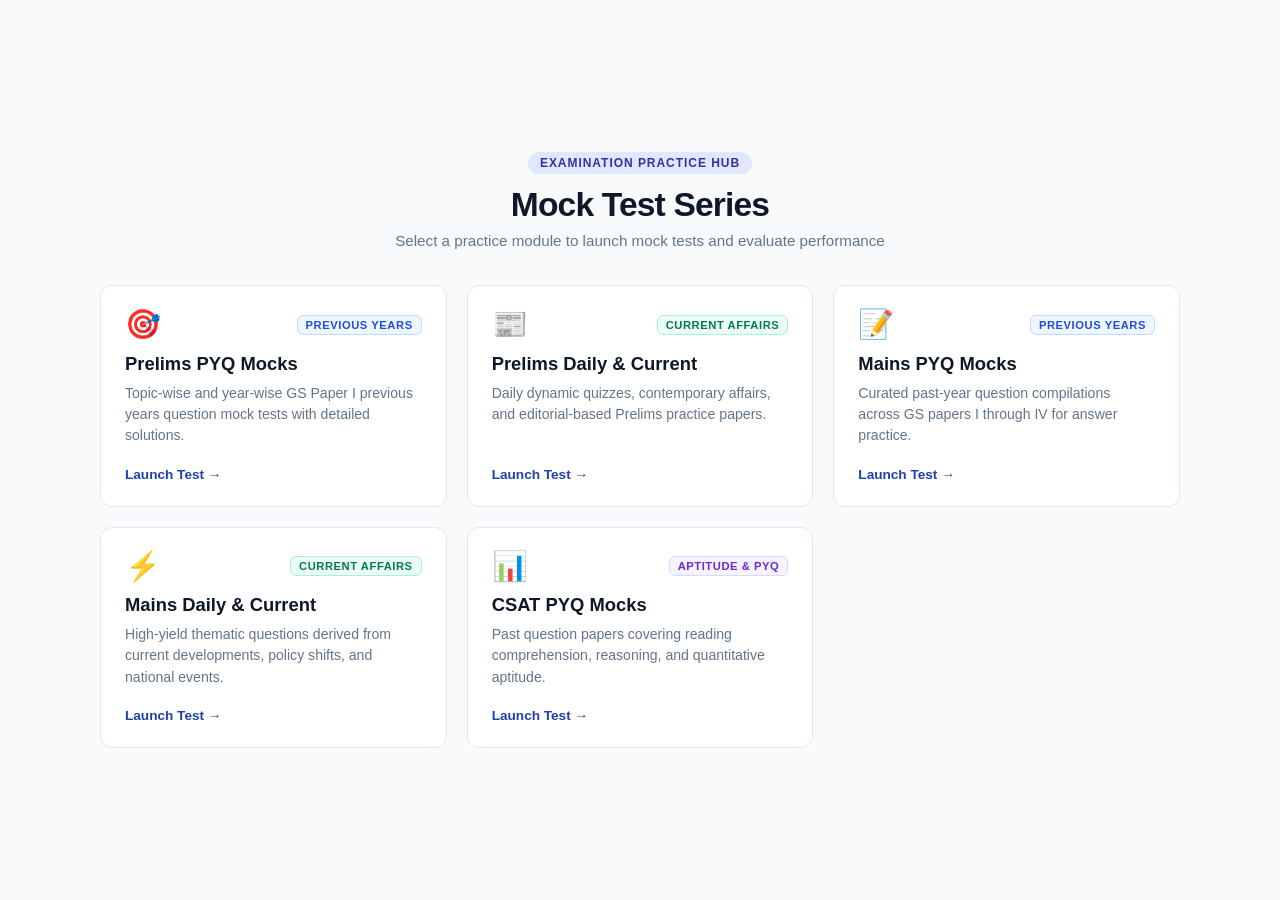
<file: index.html>
<!DOCTYPE html>
<html lang="en">
<head>
  <meta charset="UTF-8">
  <meta name="viewport" content="width=device-width, initial-scale=1.0">
  <title>Mock Test Portal | Civil Services Examination</title>
  <link rel="stylesheet" href="style.css">
</head>
<body>
  <div class="portal-container">
    <header class="portal-header">
      <div class="header-badge">Examination Practice Hub</div>
      <h1>Mock Test Series</h1>
      <p>Select a practice module to launch mock tests and evaluate performance</p>
    </header>

    <div class="portal-grid">
      <!-- Prelims PYQ -->
      <a href="./prelimspyq/" class="portal-card">
        <div class="card-header">
          <span class="card-icon">🎯</span>
          <span class="badge badge-pyq">Previous Years</span>
        </div>
        <h2>Prelims PYQ Mocks</h2>
        <p>Topic-wise and year-wise GS Paper I previous years question mock tests with detailed solutions.</p>
        <span class="card-link">Launch Test &rarr;</span>
      </a>

      <!-- Prelims DND -->
      <a href="./prelimsdnd/" class="portal-card">
        <div class="card-header">
          <span class="card-icon">📰</span>
          <span class="badge badge-dnd">Current Affairs</span>
        </div>
        <h2>Prelims Daily & Current</h2>
        <p>Daily dynamic quizzes, contemporary affairs, and editorial-based Prelims practice papers.</p>
        <span class="card-link">Launch Test &rarr;</span>
      </a>

      <!-- Mains PYQ -->
      <a href="./mainspyq/" class="portal-card">
        <div class="card-header">
          <span class="card-icon">📝</span>
          <span class="badge badge-pyq">Previous Years</span>
        </div>
        <h2>Mains PYQ Mocks</h2>
        <p>Curated past-year question compilations across GS papers I through IV for answer practice.</p>
        <span class="card-link">Launch Test &rarr;</span>
      </a>

      <!-- Mains DND -->
      <a href="./mainsdnd/" class="portal-card">
        <div class="card-header">
          <span class="card-icon">⚡</span>
          <span class="badge badge-dnd">Current Affairs</span>
        </div>
        <h2>Mains Daily & Current</h2>
        <p>High-yield thematic questions derived from current developments, policy shifts, and national events.</p>
        <span class="card-link">Launch Test &rarr;</span>
      </a>

      <!-- CSAT PYQ -->
      <a href="./csatpyq/" class="portal-card">
        <div class="card-header">
          <span class="card-icon">📊</span>
          <span class="badge badge-csat">Aptitude & PYQ</span>
        </div>
        <h2>CSAT PYQ Mocks</h2>
        <p>Past question papers covering reading comprehension, reasoning, and quantitative aptitude.</p>
        <span class="card-link">Launch Test &rarr;</span>
      </a>
    </div>
  </div>
</body>
</html>
</file>
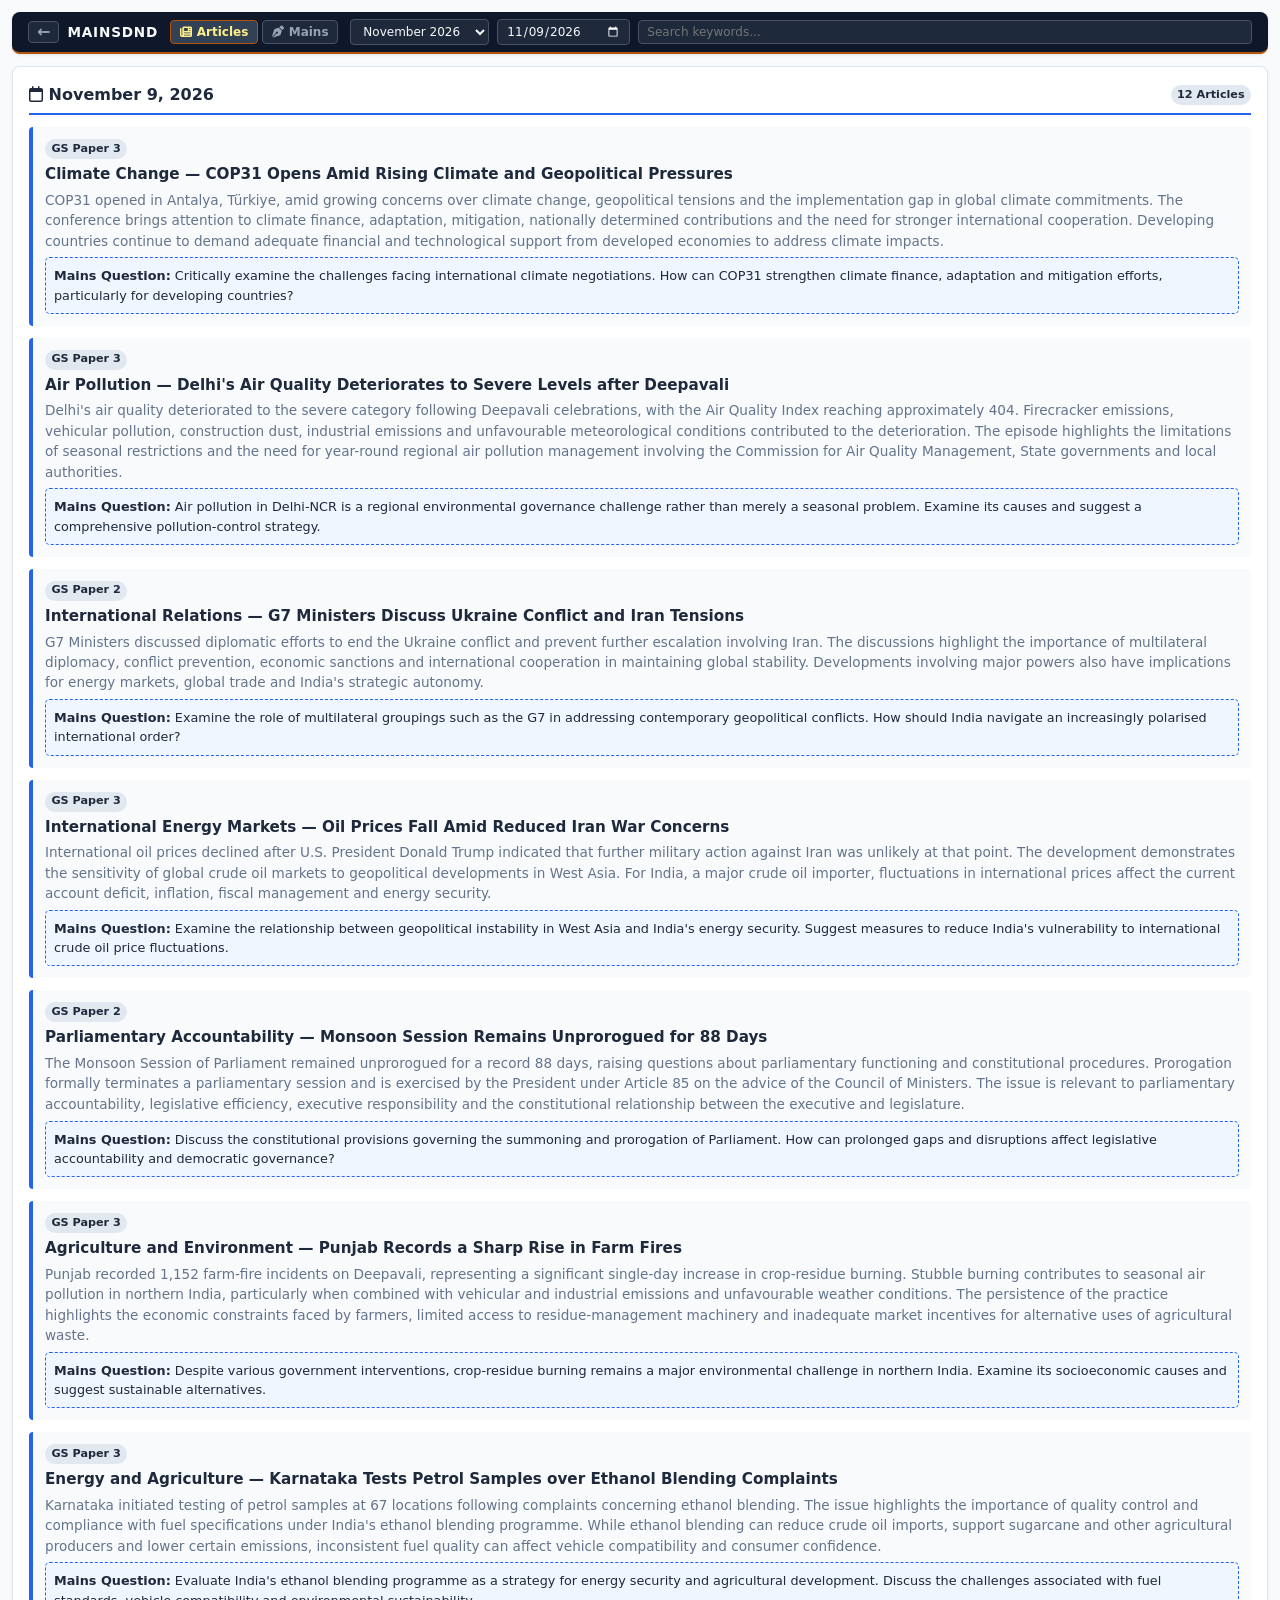
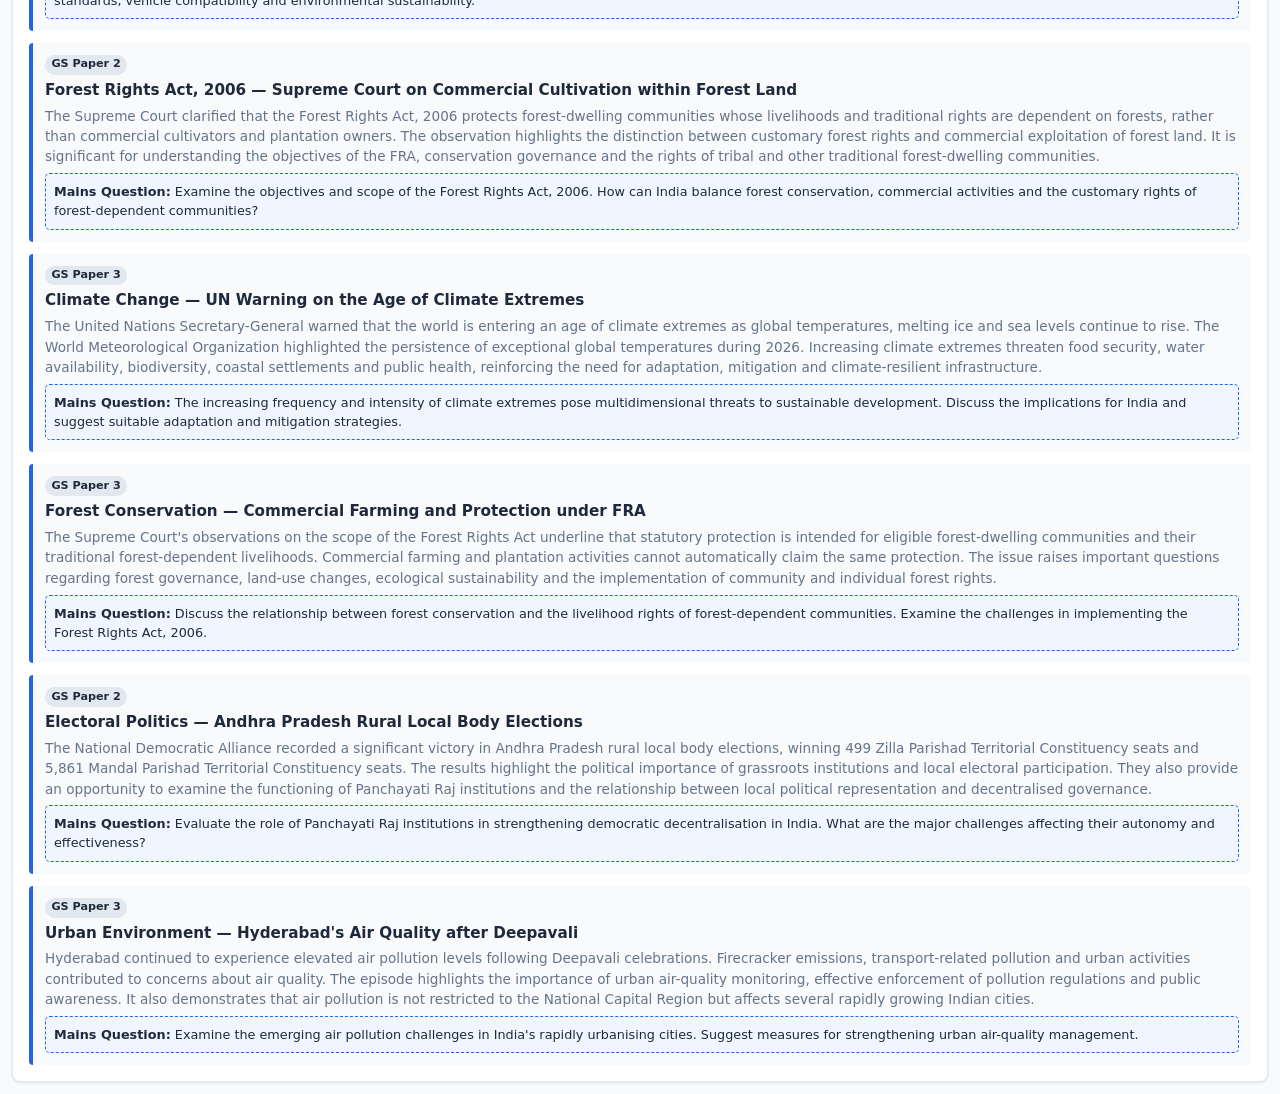
<file: mainsdnd/index.html>
<!DOCTYPE html>
<html lang="en">
<head>
    <meta charset="UTF-8">
    <meta name="viewport" content="width=device-width, initial-scale=1.0">
    <title>mainsdnd</title>
    <link rel="stylesheet" href="style.css">
    <link rel="stylesheet" href="https://cdnjs.cloudflare.com/ajax/libs/font-awesome/6.4.0/css/all.min.css">
</head>
<body>
    <div class="app-container">
        <!-- Single Inline Top Bar -->
        <header class="top-bar">
            <div class="topbar-left">
                <a href="../" class="back-link" title="Return to Portal">&larr;</a>
                <h3 class="app-title">mainsdnd</h3>
            </div>
            
            <div class="view-switcher">
                <button class="tab-btn active" data-view="articles"><i class="fa-solid fa-newspaper"></i> Articles</button>
                <button class="tab-btn" data-view="mains"><i class="fa-solid fa-pen-nib"></i> Mains</button>
            </div>

            <div class="topbar-center">
                <select id="month-select" class="compact-input" title="Select Month">
                    <option value="">Loading months...</option>
                </select>

                <input type="date" id="date-input" class="compact-input date-picker" title="Filter by Specific Date">

                <input type="text" id="search-input" placeholder="Search keywords..." class="compact-input search-box">
            </div>
        </header>

        <!-- Content Area -->
        <section class="content-area">
            <div id="articles-container" class="feed-container">
                <div class="card loading-text">Loading current affairs data...</div>
            </div>

            <div id="mains-container" class="feed-container hidden"></div>
        </section>
    </div>

    <script src="app.js"></script>
</body>
</html>
</file>
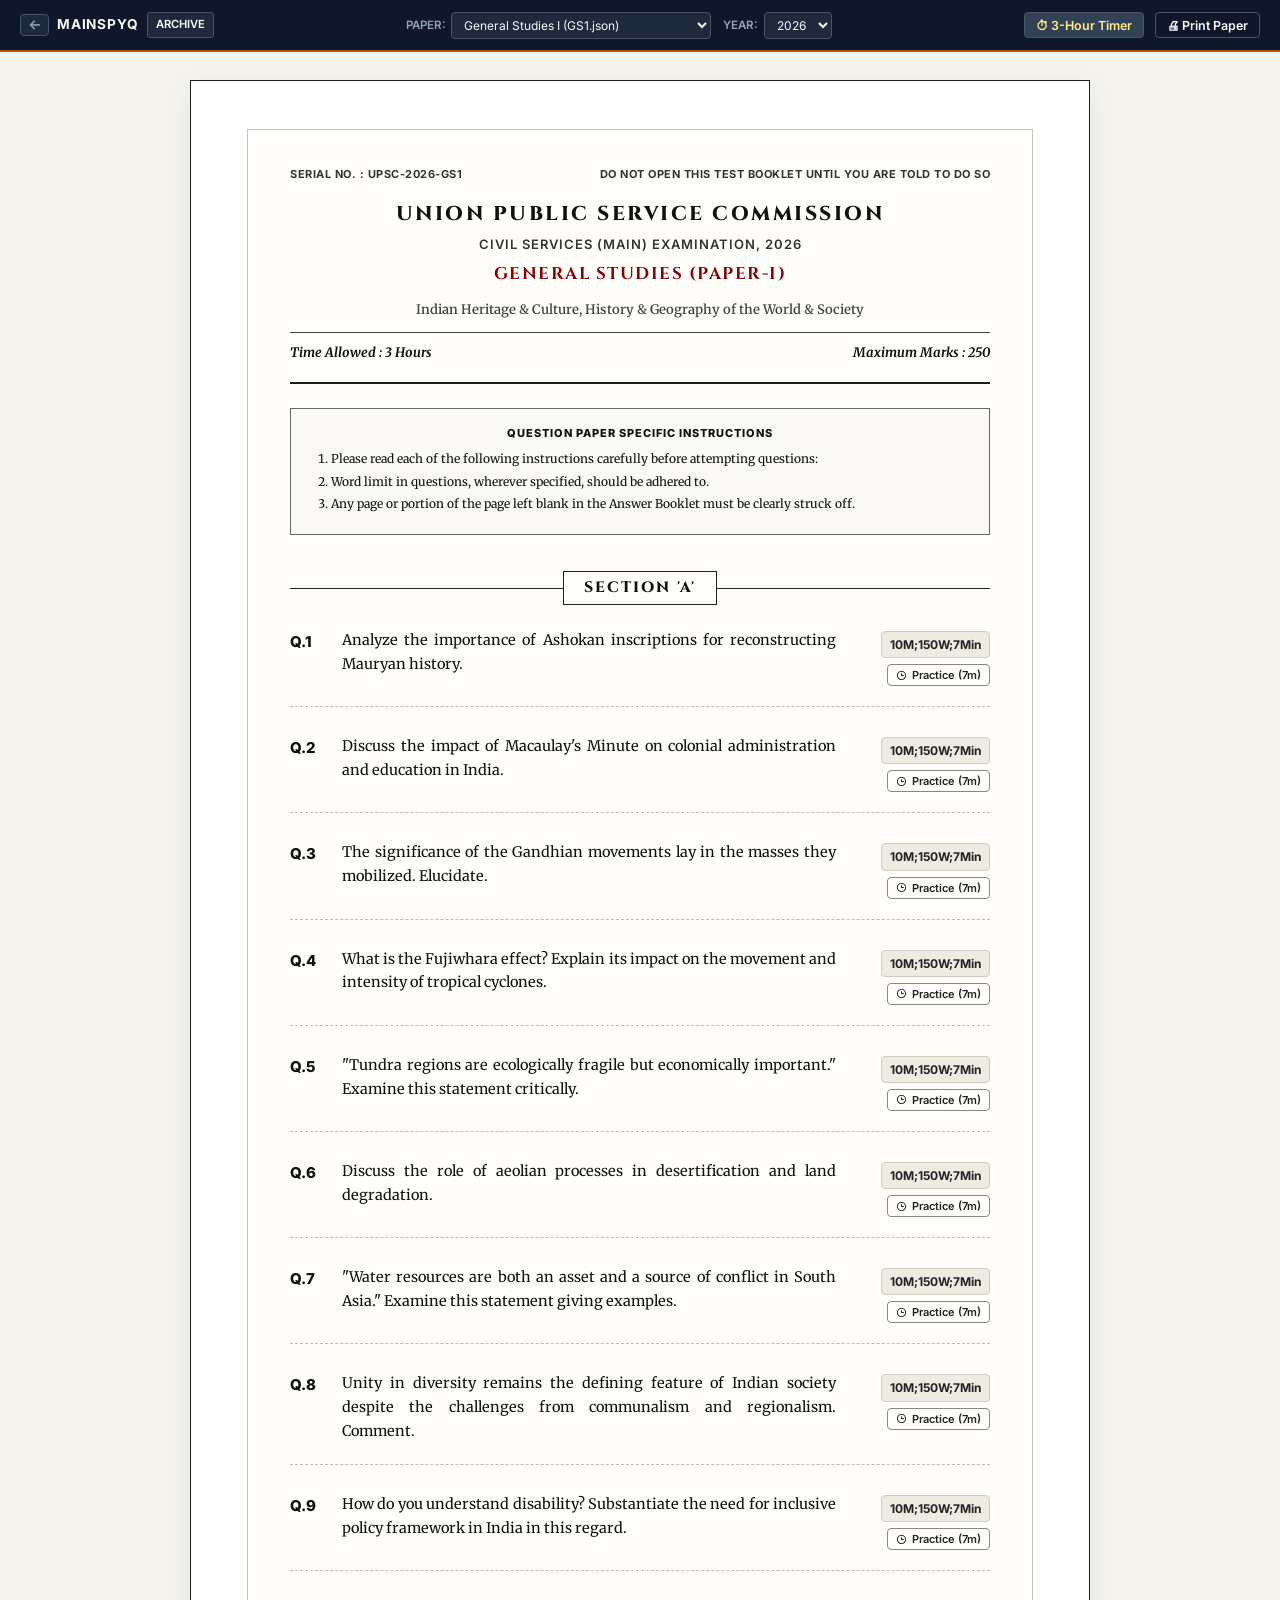
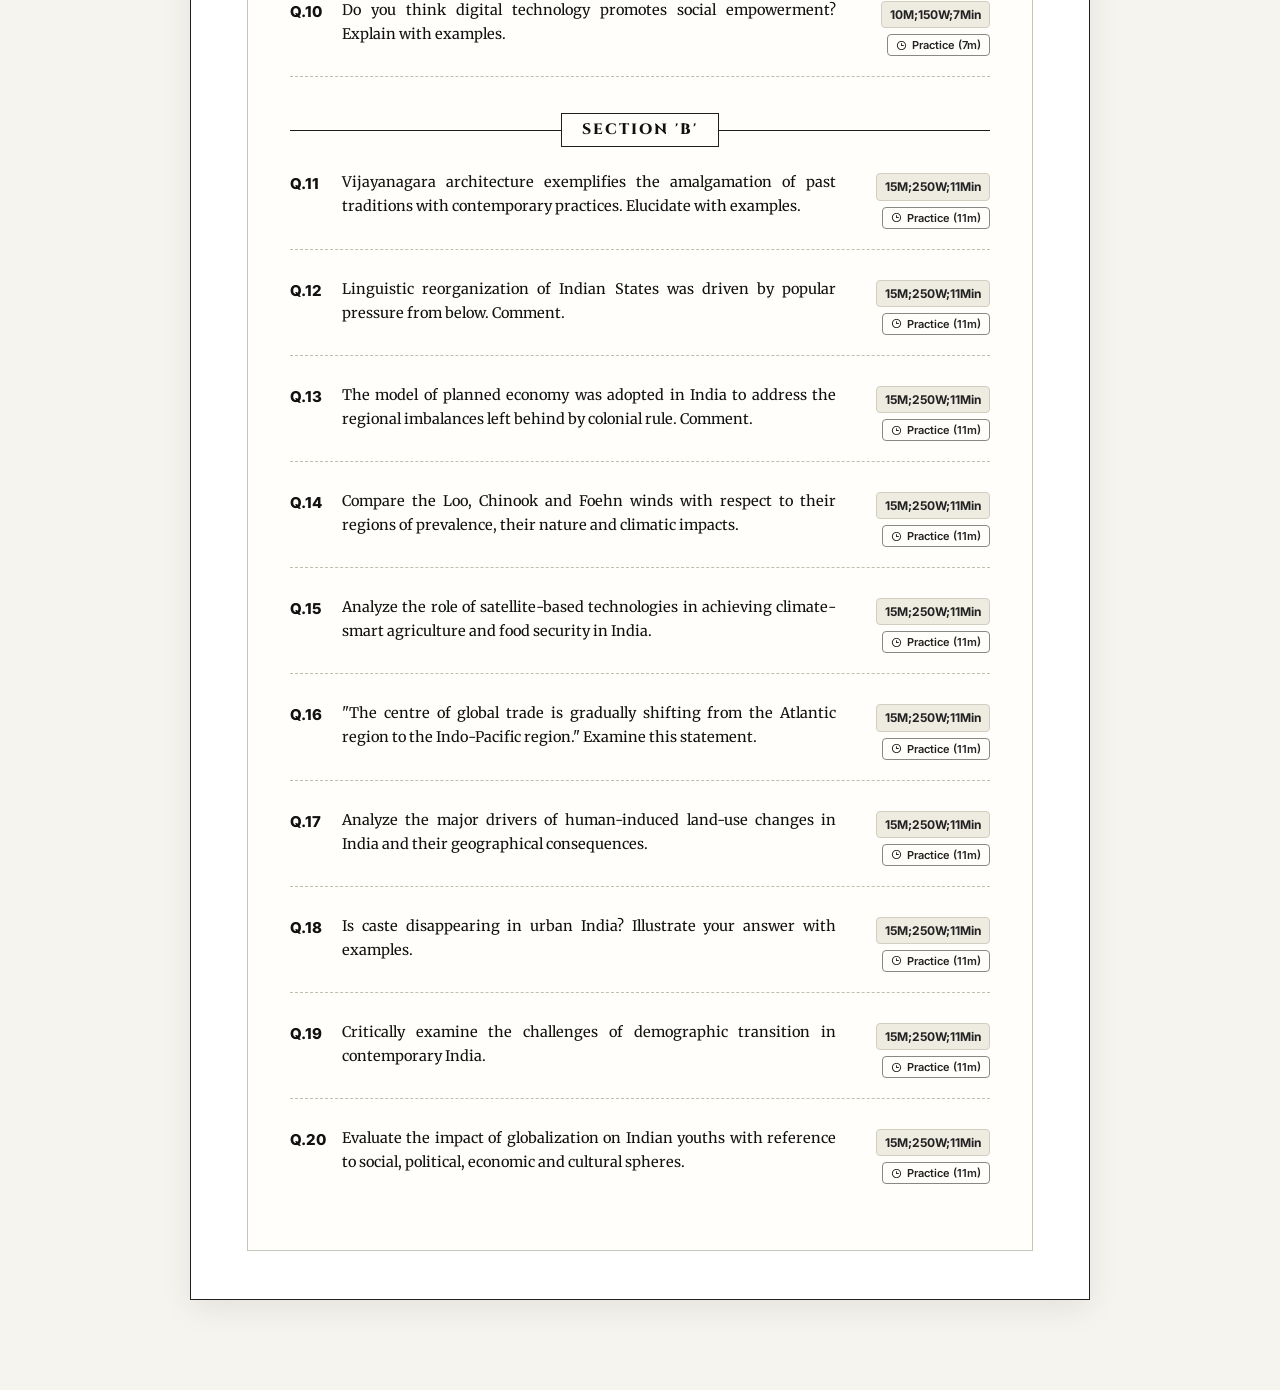
<file: mainspyq/index.html>
<!DOCTYPE html>
<html lang="en">
<head>
  <meta charset="UTF-8">
  <meta name="viewport" content="width=device-width, initial-scale=1.0">
  <title>mainspyq</title>
  <link rel="stylesheet" href="style.css">
  <link rel="preconnect" href="https://fonts.googleapis.com">
  <link rel="preconnect" href="https://fonts.gstatic.com" crossorigin>
  <link href="https://fonts.googleapis.com/css2?family=Cinzel:wght@600;700;800&family=Merriweather:ital,wght@0,300;0,400;0,700;1,300&family=Playfair+Display:ital,wght@0,600;0,700;1,400&family=Inter:wght@400;500;600;700&display=swap" rel="stylesheet">
</head>
<body>

  <!-- STICKY TOPBAR -->
  <header class="app-topbar">
    <div class="topbar-left">
      <a href="../" class="back-link" title="Return to Portal">&larr;</a>
      <span class="compact-brand">mainspyq</span>
      <span class="badge badge-accent">ARCHIVE</span>
    </div>

    <!-- Center Inline Controls -->
    <div class="topbar-center">
      <!-- Dynamic Paper Filter -->
      <div class="filter-item">
        <label for="paperSelector">Paper:</label>
        <select id="paperSelector" class="compact-input" aria-label="Select Examination Paper">
          <option value="">Detecting papers...</option>
        </select>
      </div>

      <!-- Dynamic Year Filter -->
      <div class="filter-item">
        <label for="yearSelector">Year:</label>
        <select id="yearSelector" class="compact-input" aria-label="Select Examination Year">
          <option value="">Loading Years...</option>
        </select>
      </div>
    </div>

    <!-- Right Controls -->
    <div class="topbar-right">
      <button id="fullMockTimerBtn" class="btn btn-timer-action" title="Start 3-Hour Exam Timer">
        ⏱ 3-Hour Timer
      </button>
      <button id="printBtn" class="btn btn-outline" title="Print or save as PDF">
        🖨 Print Paper
      </button>
    </div>
  </header>

  <!-- QUESTION PAPER CANVAS -->
  <main class="paper-wrapper">
    <div class="paper-inner-frame" id="paperCanvas">
      <div class="state-message">
        <div class="state-spinner"></div>
        <p>Initializing Question Paper Archive...</p>
      </div>
    </div>
  </main>

  <!-- FLOATING ANSWER PRACTICE STOPWATCH -->
  <aside id="stopwatchWidget" class="floating-stopwatch minimized" aria-live="polite">
    <div class="timer-top-row">
      <span id="timerContextLabel" class="timer-context">Question Practice</span>
      <button id="timerCloseBtn" class="timer-close-btn" title="Hide Timer">&times;</button>
    </div>
    <div id="timerDisplay" class="timer-display">00:00</div>
    <div class="timer-controls-row">
      <button id="timerToggleBtn" class="timer-btn timer-btn-primary">Start</button>
      <button id="timerResetBtn" class="timer-btn timer-btn-secondary">Reset</button>
    </div>
  </aside>

  <script src="app.js"></script>
</body>
</html>
</file>
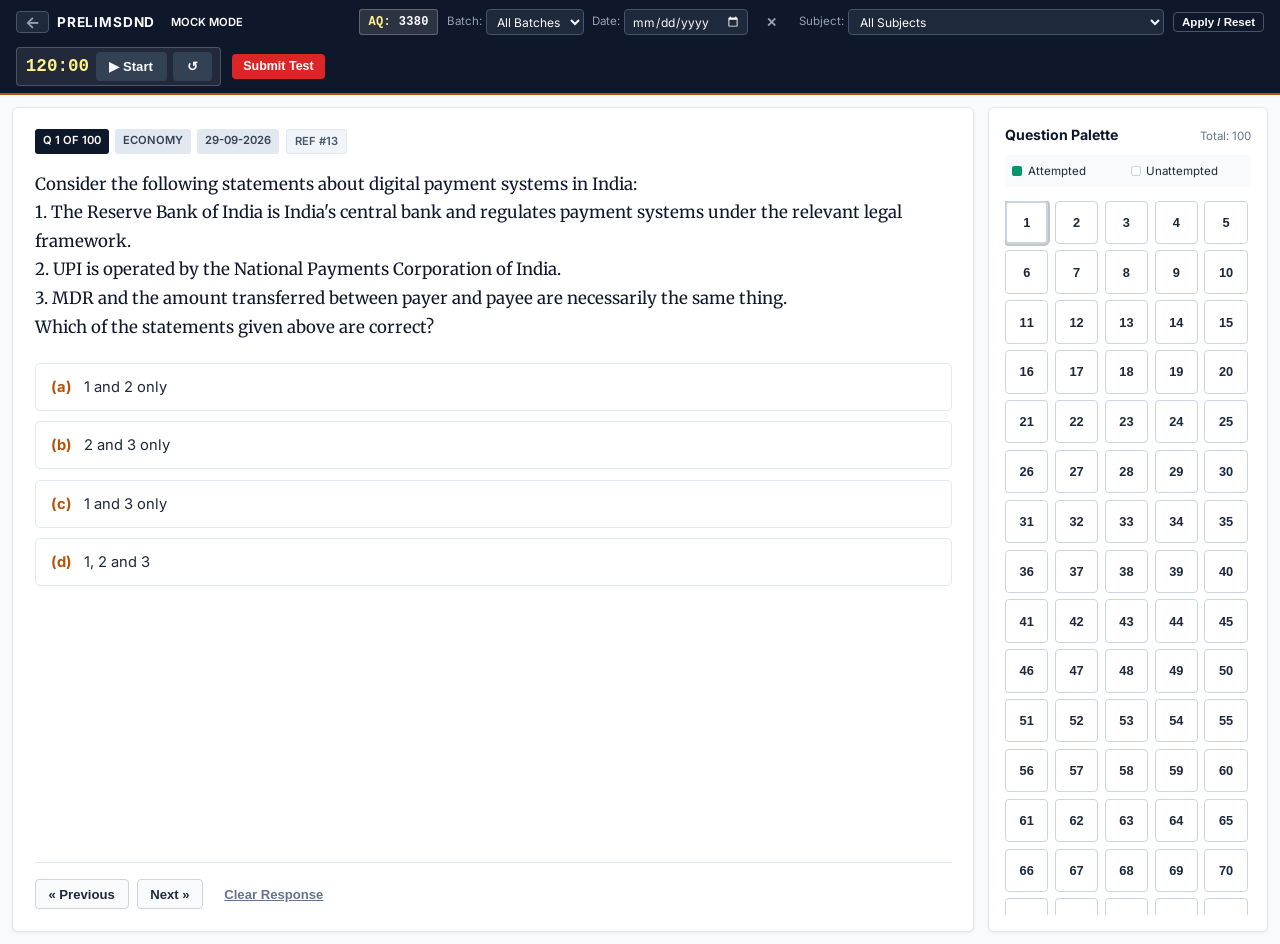
<file: prelimsdnd/index.html>
<!DOCTYPE html>
<html lang="en">
<head>
  <meta charset="UTF-8" />
  <meta name="viewport" content="width=device-width, initial-scale=1.0" />
  <title>prelimsdnd</title>
  <link rel="stylesheet" href="style.css" />
  <link rel="preconnect" href="https://fonts.googleapis.com">
  <link rel="preconnect" href="https://fonts.gstatic.com" crossorigin>
  <link href="https://fonts.googleapis.com/css2?family=Inter:wght@400;500;600;700&family=Merriweather:ital,wght@0,300;0,400;0,700;1,300&display=swap" rel="stylesheet">
</head>
<body>

  <!-- Minimal Top Toolbar -->
  <header class="app-topbar">
    <div class="topbar-left">
      <a href="../" class="back-link" title="Return to Portal">&larr;</a>
      <span class="compact-brand">prelimsdnd</span>
      <span id="mode-badge" class="badge badge-accent">MOCK MODE</span>
    </div>

    <div class="topbar-center">
      <!-- Total Available Questions Badge -->
      <div class="filter-item">
        <span class="badge badge-aq" title="Total Available Questions in Pool">AQ: <span id="badge-total-pool">0</span></span>
      </div>

      <div class="filter-item">
        <label for="filter-month">Batch:</label>
        <select id="filter-month" class="compact-input">
          <option value="loading">Loading...</option>
        </select>
      </div>

      <!-- Date Picker Filter -->
      <div class="filter-item">
        <label for="filter-date">Date:</label>
        <input type="date" id="filter-date" class="compact-input date-picker" />
        <button id="btn-clear-date" class="btn btn-icon" title="Clear Date Filter">✕</button>
      </div>

      <div class="filter-item">
        <label for="filter-subject">Subject:</label>
        <select id="filter-subject" class="compact-input">
          <option value="all">All</option>
        </select>
      </div>

      <button id="btn-restart" class="btn btn-xs btn-outline">Apply / Reset</button>
    </div>

    <div class="topbar-right">
      <div id="timer-box" class="timer-box">
        <span id="timer-display" class="timer-digits">00:00</span>
        <button id="btn-timer-toggle" class="btn btn-timer" title="Start / Pause Timer">▶ Start</button>
        <button id="btn-timer-reset" class="btn btn-timer" title="Reset Timer">↺</button>
      </div>
      <button id="btn-submit-exam" class="btn btn-sm btn-danger">Submit Test</button>
    </div>
  </header>

  <!-- Main View Area -->
  <main id="main-layout" class="test-layout layout-single">
    
    <!-- Left Column: Source Passage (Hidden during Mock, visible during Review) -->
    <section id="passage-container" class="passage-container hidden">
      <div class="passage-header">
        <span class="passage-title">Context & Source Passage</span>
      </div>
      <div id="passage-content" class="passage-content">
        <!-- Injected via app.js -->
      </div>
    </section>

    <!-- Center Column: Question & Options -->
    <section class="question-container">
      <div class="meta-tag-bar">
        <span id="badge-qno" class="badge badge-accent">Q 1</span>
        <span id="badge-subject" class="badge">Subject</span>
        <span id="badge-date" class="badge">Date</span>
        <span id="badge-orig-qno" class="badge badge-ref">Ref #1</span>
      </div>

      <div class="question-body">
        <p id="question-text" class="question-text">Loading test questions...</p>
      </div>

      <div id="options-container" class="options-container">
        <!-- Rendered via app.js -->
      </div>

      <footer class="action-bar">
        <div class="action-left">
          <button id="btn-prev" class="btn btn-default">« Previous</button>
          <button id="btn-next" class="btn btn-default">Next »</button>
          <button id="btn-clear" class="btn btn-link">Clear Response</button>
        </div>
      </footer>
    </section>

    <!-- Right Column: Question Palette -->
    <aside class="palette-container">
      <div class="palette-header">
        <h3>Question Palette</h3>
        <p id="palette-stats" class="palette-stats">Total: 0</p>
      </div>

      <div id="legend-box" class="legend-grid">
        <!-- Rendered dynamically via app.js -->
      </div>

      <div id="palette-grid" class="palette-grid">
        <!-- Buttons rendered via app.js -->
      </div>
    </aside>

  </main>

  <!-- Scorecard Result Modal -->
  <div id="scorecard-modal" class="modal-backdrop hidden">
    <div class="modal-card">
      <div class="modal-header">
        <h2>UPSC Prelims Mock Result</h2>
        <button class="modal-close" id="btn-close-scorecard">✕</button>
      </div>
      <div class="modal-content">
        <div class="score-summary-grid">
          <div class="score-metric">
            <span class="metric-title">Scaled Marks</span>
            <span id="res-total-marks" class="metric-value font-highlight">0.00</span>
            <span class="metric-caption">Out of 200</span>
          </div>
          <div class="score-metric">
            <span class="metric-title">Accuracy</span>
            <span id="res-accuracy" class="metric-value">0%</span>
            <span class="metric-caption">Precision</span>
          </div>
          <div class="score-metric">
            <span class="metric-title">Net Raw Score</span>
            <span id="res-raw-score" class="metric-value">0.00</span>
            <span class="metric-caption">+2.00 / -0.66</span>
          </div>
        </div>

        <table class="table-breakdown">
          <tbody>
            <tr><td>Total Questions</td><td id="res-total-q" class="text-right">0</td></tr>
            <tr><td>Attempted</td><td id="res-attempted" class="text-right">0</td></tr>
            <tr class="text-success"><td>Correct (+2.00)</td><td id="res-correct" class="text-right">0</td></tr>
            <tr class="text-danger"><td>Incorrect (-0.66)</td><td id="res-incorrect" class="text-right">0</td></tr>
            <tr><td>Unattempted (0.00)</td><td id="res-unattempted" class="text-right">0</td></tr>
          </tbody>
        </table>

        <div class="modal-footer-btns">
          <button id="btn-review-answers" class="btn btn-primary btn-block">Review Answers with Passages</button>
        </div>
      </div>
    </div>
  </div>

  <script src="app.js"></script>
</body>
</html>
</file>
<file: style.css>
:root {
  --bg-app: #f8fafc;
  --bg-card: #ffffff;
  --text-main: #0f172a;
  --text-muted: #64748b;
  --border-color: #e2e8f0;
  --border-hover: #cbd5e1;
  --accent-color: #1e40af;
  --accent-hover: #1d4ed8;

  /* Tag Badges */
  --badge-pyq-bg: #eff6ff;
  --badge-pyq-text: #1d4ed8;
  --badge-pyq-border: #bfdbfe;

  --badge-dnd-bg: #ecfdf5;
  --badge-dnd-text: #047857;
  --badge-dnd-border: #a7f3d0;

  --badge-csat-bg: #f5f3ff;
  --badge-csat-text: #6d28d9;
  --badge-csat-border: #ddd6fe;
}

* {
  box-sizing: border-box;
  margin: 0;
  padding: 0;
}

body {
  width: 100vw;
  min-height: 100vh;
  font-family: -apple-system, BlinkMacSystemFont, "Segoe UI", Roboto, sans-serif;
  background-color: var(--bg-app);
  color: var(--text-main);
  display: flex;
  justify-content: center;
  align-items: center;
  padding: 40px 20px;
}

.portal-container {
  max-width: 1080px;
  width: 100%;
}

.portal-header {
  text-align: center;
  margin-bottom: 36px;
}

.header-badge {
  display: inline-block;
  font-size: 0.75rem;
  font-weight: 700;
  text-transform: uppercase;
  letter-spacing: 0.08em;
  padding: 4px 12px;
  background: #e0e7ff;
  color: #3730a3;
  border-radius: 9999px;
  margin-bottom: 12px;
}

.portal-header h1 {
  font-size: 2.1rem;
  font-weight: 800;
  color: var(--text-main);
  margin-bottom: 8px;
  letter-spacing: -0.025em;
}

.portal-header p {
  color: var(--text-muted);
  font-size: 0.95rem;
  max-width: 580px;
  margin: 0 auto;
}

/* 3-column responsive grid */
.portal-grid {
  display: grid;
  grid-template-columns: repeat(auto-fit, minmax(300px, 1fr));
  gap: 20px;
}

.portal-card {
  background: var(--bg-card);
  border: 1px solid var(--border-color);
  border-radius: 12px;
  padding: 24px;
  text-decoration: none;
  color: inherit;
  transition: transform 0.15s ease, box-shadow 0.15s ease, border-color 0.15s ease;
  display: flex;
  flex-direction: column;
}

.portal-card:hover {
  transform: translateY(-3px);
  box-shadow: 0 10px 24px rgba(15, 23, 42, 0.06);
  border-color: var(--border-hover);
}

.card-header {
  display: flex;
  align-items: center;
  justify-content: space-between;
  margin-bottom: 14px;
}

.card-icon {
  font-size: 1.8rem;
  line-height: 1;
}

.badge {
  font-size: 0.7rem;
  font-weight: 700;
  text-transform: uppercase;
  letter-spacing: 0.05em;
  padding: 3px 8px;
  border-radius: 6px;
  border: 1px solid transparent;
}

.badge-pyq {
  background-color: var(--badge-pyq-bg);
  color: var(--badge-pyq-text);
  border-color: var(--badge-pyq-border);
}

.badge-dnd {
  background-color: var(--badge-dnd-bg);
  color: var(--badge-dnd-text);
  border-color: var(--badge-dnd-border);
}

.badge-csat {
  background-color: var(--badge-csat-bg);
  color: var(--badge-csat-text);
  border-color: var(--badge-csat-border);
}

.portal-card h2 {
  font-size: 1.15rem;
  font-weight: 700;
  color: var(--text-main);
  margin-bottom: 8px;
}

.portal-card p {
  font-size: 0.88rem;
  color: var(--text-muted);
  line-height: 1.5;
  margin-bottom: 20px;
  flex: 1;
}

.card-link {
  font-size: 0.85rem;
  font-weight: 700;
  color: var(--accent-color);
  display: inline-flex;
  align-items: center;
  gap: 4px;
  transition: gap 0.15s ease, color 0.15s ease;
}

.portal-card:hover .card-link {
  color: var(--accent-hover);
  gap: 8px;
}

@media (max-width: 640px) {
  body {
    padding: 24px 16px;
  }
  .portal-header h1 {
    font-size: 1.7rem;
  }
  .portal-grid {
    grid-template-columns: 1fr;
  }
}
</file>
<file: mainsdnd/style.css>
:root {
    --bg-color: #f8fafc;
    --card-bg: #ffffff;
    --text-primary: #1e293b;
    --text-secondary: #64748b;
    --border-color: #e2e8f0;
    --primary: #2563eb;
    --shadow: 0 1px 3px 0 rgb(0 0 0 / 0.1);

    /* Unified Dark Topbar Tokens */
    --primary-navy: #0f172a;
    --secondary-navy: #1e293b;
    --accent-gold: #b45309;
    --border-dark-nav: #475569;
}

* {
    box-sizing: border-box;
    margin: 0;
    padding: 0;
    font-family: system-ui, -apple-system, BlinkMacSystemFont, 'Segoe UI', Roboto, sans-serif;
}

body {
    background-color: var(--bg-color);
    color: var(--text-primary);
    line-height: 1.5;
    padding: 0.75rem;
}

/* 100% Full Width Laptop Layout */
.app-container {
    width: 100%;
    max-width: 100%;
    margin: 0 auto;
    display: flex;
    flex-direction: column;
    gap: 0.75rem;
}

/* ---------------- Unified Dark Top Bar ---------------- */
.top-bar {
    background-color: var(--primary-navy);
    color: #ffffff;
    border-bottom: 2px solid var(--accent-gold);
    border-radius: 0.5rem;
    padding: 0.45rem 1rem;
    box-shadow: var(--shadow);
    display: flex;
    align-items: center;
    gap: 0.75rem;
    flex-wrap: wrap;
    width: 100%;
}

.topbar-left {
    display: flex;
    align-items: center;
    gap: 0.5rem;
    white-space: nowrap;
}

/* Hub Backtracker Link */
.back-link {
    text-decoration: none;
    font-size: 1rem;
    font-weight: 700;
    color: #94a3b8;
    padding: 2px 8px;
    border-radius: 4px;
    border: 1px solid var(--border-dark-nav);
    background: var(--secondary-navy);
    line-height: 1;
    display: inline-flex;
    align-items: center;
    justify-content: center;
    transition: all 0.12s ease;
}

.back-link:hover {
    background: #334155;
    color: #f8fafc;
    border-color: #64748b;
}

.app-title {
    font-size: 0.85rem;
    font-weight: 700;
    letter-spacing: 0.06em;
    color: #f8fafc;
    text-transform: uppercase;
    white-space: nowrap;
}

/* Segmented View Switcher */
.view-switcher {
    display: flex;
    gap: 0.25rem;
    white-space: nowrap;
}

.tab-btn {
    padding: 0.25rem 0.55rem;
    border: 1px solid var(--border-dark-nav);
    background-color: var(--secondary-navy);
    color: #94a3b8;
    border-radius: 4px;
    font-size: 0.75rem;
    font-weight: 600;
    cursor: pointer;
    display: flex;
    align-items: center;
    gap: 0.3rem;
    transition: all 0.12s ease;
}

.tab-btn:hover {
    background-color: #334155;
    color: #f8fafc;
}

.tab-btn.active {
    background-color: #334155;
    color: #fef08a;
    border-color: var(--accent-gold);
}

/* Center Inputs */
.topbar-center {
    display: flex;
    align-items: center;
    gap: 0.5rem;
    flex: 1;
    min-width: 280px;
}

.compact-input {
    border: 1px solid var(--border-dark-nav);
    padding: 0.25rem 0.5rem;
    border-radius: 4px;
    background: var(--secondary-navy);
    color: #f8fafc;
    font-size: 0.75rem;
    outline: none;
    font-family: inherit;
}

.compact-input:focus {
    border-color: var(--accent-gold);
}

.date-picker {
    color-scheme: dark;
    cursor: pointer;
}

.search-box {
    flex: 1;
    min-width: 140px;
}

/* ---------------- Content Area ---------------- */
.feed-container {
    display: flex;
    flex-direction: column;
    gap: 0.75rem;
    width: 100%;
}

.card, .day-group {
    background-color: var(--card-bg);
    border: 1px solid var(--border-color);
    border-radius: 0.5rem;
    padding: 1rem;
    box-shadow: var(--shadow);
    width: 100%;
}

.day-header {
    font-size: 1rem;
    font-weight: 600;
    margin-bottom: 0.75rem;
    padding-bottom: 0.35rem;
    border-bottom: 2px solid var(--primary);
    display: flex;
    justify-content: space-between;
    align-items: center;
}

.article-card {
    border-left: 4px solid var(--primary);
    padding: 0.75rem;
    margin-bottom: 0.75rem;
    background-color: var(--bg-color);
    border-radius: 0.25rem;
}

.article-card:last-child {
    margin-bottom: 0;
}

.article-header {
    display: flex;
    gap: 0.5rem;
    margin-bottom: 0.25rem;
}

.badge {
    font-size: 0.7rem;
    padding: 0.1rem 0.4rem;
    border-radius: 9999px;
    font-weight: 600;
    background-color: var(--border-color);
    color: var(--text-primary);
}

.article-title {
    font-size: 0.95rem;
    font-weight: 600;
    margin-bottom: 0.25rem;
}

.article-summary {
    font-size: 0.85rem;
    color: var(--text-secondary);
    margin-bottom: 0.4rem;
}

.mains-box {
    background-color: #eff6ff;
    border: 1px dashed var(--primary);
    padding: 0.5rem;
    border-radius: 0.3rem;
    font-size: 0.8rem;
}

.loading-text { 
    text-align: center; 
    color: var(--text-secondary); 
}

.hidden { 
    display: none !important; 
}
</file>
<file: mainspyq/style.css>
:root {
  /* Topbar Tokens (Standardized to Reference Palette) */
  --primary-navy: #0f172a;
  --secondary-navy: #1e293b;
  --accent-gold: #b45309;
  --border-dark-nav: #475569;
  
  /* Question Paper & Typography Tokens */
  --bg-page: #f5f4ef;
  --paper-bg: #ffffff;
  --text-main: #111111;
  --text-muted: #555555;
  --border-dark: #1f1f1f;
  --border-light: #dcdbd5;
  --seal-red: #8b0000;
  --accent-navy: #1a2a3a;
  --timer-bg: #1c232b;
  --timer-text: #ffffff;
  --timer-accent: #f59e0b;
  --font-serif: 'Merriweather', 'Georgia', serif;
  --font-display: 'Cinzel', 'Playfair Display', serif;
  --font-sans: 'Inter', -apple-system, BlinkMacSystemFont, sans-serif;
}

* { 
  box-sizing: border-box; 
  margin: 0; 
  padding: 0; 
}

body {
  background-color: var(--bg-page);
  color: var(--text-main);
  font-family: var(--font-serif);
  line-height: 1.6;
  -webkit-font-smoothing: antialiased;
  padding-bottom: 90px;
}

/* ---------------- STANDARDIZED APP TOPBAR ---------------- */
.app-topbar {
  position: sticky;
  top: 0;
  z-index: 100;
  background-color: var(--primary-navy);
  color: #ffffff;
  padding: 0.45rem 1.25rem;
  display: flex;
  justify-content: space-between;
  align-items: center;
  border-bottom: 2px solid var(--accent-gold);
  flex-wrap: wrap;
  gap: 0.65rem;
  min-height: 52px;
}

.topbar-left {
  display: flex;
  align-items: center;
  gap: 0.5rem;
}

/* Lightweight Backlink */
.back-link {
  text-decoration: none;
  font-size: 1rem;
  font-weight: 700;
  color: #94a3b8;
  padding: 2px 8px;
  border-radius: 4px;
  border: 1px solid var(--border-dark-nav);
  background: var(--secondary-navy);
  line-height: 1;
  display: inline-flex;
  align-items: center;
  justify-content: center;
  transition: all 0.12s ease;
}

.back-link:hover {
  background: #334155;
  color: #f8fafc;
  border-color: #64748b;
}

.compact-brand {
  font-family: var(--font-sans);
  font-size: 0.85rem;
  font-weight: 700;
  letter-spacing: 0.06em;
  color: #f8fafc;
  text-transform: uppercase;
}

.badge {
  font-family: var(--font-sans);
  font-size: 0.7rem;
  padding: 0.18rem 0.5rem;
  border-radius: 3px;
  font-weight: 600;
  text-transform: uppercase;
}

.badge-accent {
  background: var(--secondary-navy);
  color: #fff;
  border: 1px solid var(--border-dark-nav);
}

.topbar-center {
  display: flex;
  align-items: center;
  gap: 0.75rem;
  font-size: 0.78rem;
  font-family: var(--font-sans);
  flex-wrap: wrap;
}

.filter-item {
  display: flex;
  align-items: center;
  gap: 0.35rem;
}

.filter-item label {
  color: #94a3b8;
  font-size: 0.72rem;
  font-weight: 600;
  text-transform: uppercase;
}

.compact-input {
  border: 1px solid var(--border-dark-nav);
  padding: 0.25rem 0.5rem;
  border-radius: 4px;
  background: var(--secondary-navy);
  color: #f8fafc;
  font-size: 0.75rem;
  font-family: var(--font-sans);
  outline: none;
  cursor: pointer;
  max-width: 260px;
}

.compact-input:focus {
  border-color: var(--accent-gold);
}

.topbar-right {
  display: flex;
  align-items: center;
  gap: 0.65rem;
  font-family: var(--font-sans);
}

.btn {
  font-family: var(--font-sans);
  padding: 0.3rem 0.7rem;
  font-size: 0.78rem;
  font-weight: 600;
  border-radius: 4px;
  cursor: pointer;
  border: 1px solid transparent;
  display: inline-flex;
  align-items: center;
  gap: 5px;
  transition: all 0.12s ease;
}

.btn-outline {
  border-color: var(--border-dark-nav);
  background: transparent;
  color: #f8fafc;
}

.btn-outline:hover {
  background: rgba(255, 255, 255, 0.1);
  border-color: #64748b;
}

.btn-timer-action {
  background: #334155;
  color: #fef08a;
  border: 1px solid var(--border-dark-nav);
}

.btn-timer-action:hover {
  background: #475569;
}

/* ---------------- QUESTION PAPER CONTAINER ---------------- */
.paper-wrapper {
  max-width: 900px;
  margin: 28px auto 0;
  background: var(--paper-bg);
  border: 1px solid var(--border-dark);
  box-shadow: 0 8px 30px rgba(0, 0, 0, 0.08);
  padding: 48px 56px;
  position: relative;
}

.paper-inner-frame {
  border: 1px solid #c5c4bd;
  padding: 36px 42px;
  background: #fffefb;
}

.exam-header {
  text-align: center;
  border-bottom: 2px solid var(--border-dark);
  padding-bottom: 18px;
  margin-bottom: 24px;
}

.header-serial {
  display: flex;
  justify-content: space-between;
  font-family: var(--font-sans);
  font-size: 11px;
  font-weight: 700;
  letter-spacing: 0.5px;
  margin-bottom: 14px;
  color: #333333;
}

.exam-title-main {
  font-family: var(--font-display);
  font-size: 20px;
  font-weight: 800;
  letter-spacing: 2.5px;
  text-transform: uppercase;
  margin-bottom: 4px;
}

.exam-sub-title {
  font-family: var(--font-sans);
  font-size: 13px;
  font-weight: 600;
  letter-spacing: 1px;
  text-transform: uppercase;
  color: #333333;
  margin-bottom: 6px;
}

.exam-paper-name {
  font-family: var(--font-display);
  font-size: 17px;
  font-weight: 700;
  letter-spacing: 1.5px;
  color: var(--seal-red);
  margin-bottom: 12px;
  text-transform: uppercase;
}

.meta-time-marks {
  display: flex;
  justify-content: space-between;
  align-items: center;
  border-top: 1px solid #444;
  padding-top: 10px;
  font-family: var(--font-serif);
  font-size: 13px;
  font-weight: 700;
  font-style: italic;
}

.instructions-box {
  border: 1px solid #666;
  background: #faf9f5;
  padding: 16px 20px;
  margin-bottom: 30px;
  font-size: 12px;
  line-height: 1.55;
}

.instructions-heading {
  font-family: var(--font-sans);
  font-size: 11px;
  font-weight: 800;
  text-transform: uppercase;
  letter-spacing: 1px;
  margin-bottom: 8px;
  text-align: center;
}

.instructions-box ol { padding-left: 20px; }
.instructions-box li { margin-bottom: 4px; }

.section-divider {
  text-align: center;
  margin: 36px 0 24px;
  position: relative;
}

.section-divider::before {
  content: "";
  position: absolute;
  top: 50%;
  left: 0;
  right: 0;
  height: 1px;
  background: var(--border-dark);
  z-index: 1;
}

.section-title {
  position: relative;
  z-index: 2;
  display: inline-block;
  background: #fffefb;
  padding: 4px 20px;
  font-family: var(--font-display);
  font-size: 15px;
  font-weight: 800;
  letter-spacing: 2px;
  text-transform: uppercase;
  border: 1px solid var(--border-dark);
}

.question-block {
  margin-bottom: 28px;
  padding-bottom: 20px;
  border-bottom: 1px dashed #c0beaf;
  page-break-inside: avoid;
}

.question-block:last-child {
  border-bottom: none;
  margin-bottom: 10px;
}

.q-row {
  display: flex;
  align-items: flex-start;
  gap: 14px;
}

.q-number {
  font-family: var(--font-sans);
  font-weight: 800;
  font-size: 15px;
  min-width: 38px;
  padding-top: 1px;
  color: #111111;
}

.q-body {
  flex: 1;
  font-size: 14.5px;
  line-height: 1.65;
  text-align: justify;
}

.sub-question-item {
  margin-bottom: 14px;
  display: flex;
  align-items: flex-start;
  gap: 8px;
}

.sub-q-label {
  font-family: var(--font-sans);
  font-weight: 700;
  font-size: 13px;
  min-width: 24px;
  padding-top: 1px;
  color: var(--seal-red);
}

.sub-q-text { flex: 1; }

.q-meta {
  display: flex;
  flex-direction: column;
  align-items: flex-end;
  min-width: 140px;
  gap: 6px;
  padding-top: 2px;
}

.marks-badge {
  font-family: var(--font-sans);
  font-size: 12px;
  font-weight: 700;
  color: #222222;
  background: #eeebe1;
  padding: 3px 8px;
  border-radius: 4px;
  border: 1px solid #d2cebf;
  white-space: nowrap;
}

.btn-practice-q {
  font-family: var(--font-sans);
  font-size: 11px;
  font-weight: 600;
  background: transparent;
  border: 1px solid #888888;
  border-radius: 4px;
  padding: 3px 8px;
  cursor: pointer;
  display: inline-flex;
  align-items: center;
  gap: 5px;
  color: #222222;
  transition: all 0.2s ease;
  white-space: nowrap;
}

.btn-practice-q:hover {
  background: var(--accent-navy);
  color: #ffffff;
  border-color: var(--accent-navy);
}

.btn-practice-q svg { 
  width: 11px; 
  height: 11px; 
  fill: currentColor; 
}

.state-message {
  text-align: center;
  padding: 60px 20px;
  font-family: var(--font-sans);
  color: var(--text-muted);
}

.state-spinner {
  display: inline-block;
  width: 28px;
  height: 28px;
  border: 3px solid #dcdbd5;
  border-top-color: var(--accent-navy);
  border-radius: 50%;
  animation: spin 0.8s linear infinite;
  margin-bottom: 12px;
}

@keyframes spin { 
  to { transform: rotate(360deg); } 
}

/* ---------------- FLOATING PRACTICE STOPWATCH ---------------- */
.floating-stopwatch {
  position: fixed;
  bottom: 24px;
  right: 24px;
  z-index: 200;
  background: var(--timer-bg);
  color: var(--timer-text);
  border-radius: 12px;
  box-shadow: 0 10px 30px rgba(0,0,0,0.3);
  padding: 16px 20px;
  width: 320px;
  border: 1px solid #334155;
  font-family: var(--font-sans);
  transition: transform 0.3s ease, opacity 0.3s ease;
}

.floating-stopwatch.minimized {
  transform: translateY(calc(100% + 40px));
  opacity: 0;
  pointer-events: none;
}

.timer-top-row {
  display: flex;
  justify-content: space-between;
  align-items: center;
  margin-bottom: 8px;
  border-bottom: 1px solid #334155;
  padding-bottom: 8px;
}

.timer-context {
  font-size: 11px;
  font-weight: 700;
  letter-spacing: 0.5px;
  color: var(--timer-accent);
  text-transform: uppercase;
  max-width: 220px;
  white-space: nowrap;
  overflow: hidden;
  text-overflow: ellipsis;
}

.timer-close-btn {
  background: none;
  border: none;
  color: #94a3b8;
  font-size: 16px;
  cursor: pointer;
  line-height: 1;
  padding: 2px 4px;
}

.timer-close-btn:hover { 
  color: #ffffff; 
}

.timer-display {
  font-size: 34px;
  font-weight: 800;
  font-variant-numeric: tabular-nums;
  text-align: center;
  letter-spacing: 2px;
  margin: 4px 0 10px;
  color: #ffffff;
}

.timer-display.time-warning {
  color: #ef4444;
  animation: pulse 1s infinite;
}

@keyframes pulse {
  0%, 100% { opacity: 1; }
  50% { opacity: 0.6; }
}

.timer-controls-row {
  display: flex;
  justify-content: center;
  gap: 8px;
}

.timer-btn {
  flex: 1;
  padding: 8px 10px;
  font-size: 12px;
  font-weight: 700;
  border: none;
  border-radius: 6px;
  cursor: pointer;
  transition: background 0.2s ease;
}

.timer-btn-primary { 
  background: var(--timer-accent); 
  color: #0f172a; 
}
.timer-btn-primary:hover { 
  background: #d97706; 
}

.timer-btn-secondary { 
  background: #334155; 
  color: #e2e8f0; 
}
.timer-btn-secondary:hover { 
  background: #475569; 
}

/* ---------------- PRINT MEDIA ---------------- */
@media print {
  body { 
    background: #ffffff; 
    color: #000000; 
    padding-bottom: 0; 
  }
  .app-topbar, .floating-stopwatch, .btn-practice-q { 
    display: none !important; 
  }
  .paper-wrapper { 
    border: none; 
    box-shadow: none; 
    margin: 0; 
    padding: 0; 
    max-width: 100%; 
  }
  .paper-inner-frame { 
    border: none; 
    padding: 0; 
    background: #ffffff; 
  }
  .question-block { 
    page-break-inside: avoid; 
    border-bottom: 1px solid #ccc; 
  }
  .q-meta { 
    min-width: 90px; 
  }
}

/* Responsive adjustments */
@media (max-width: 860px) {
  .app-topbar {
    flex-direction: column;
    align-items: stretch;
  }
  .topbar-center, .topbar-right {
    justify-content: space-between;
  }
}
</file>
<file: prelimsdnd/style.css>
:root {
  --primary-navy: #0f172a;
  --secondary-navy: #1e293b;
  --accent-gold: #b45309;
  --light-bg: #f8fafc;
  --card-bg: #ffffff;
  --border-color: #e2e8f0;
  --border-dark: #cbd5e1;
  --text-main: #1e293b;
  --text-muted: #64748b;
  --success: #059669;
  --success-bg: #ecfdf5;
  --danger: #dc2626;
  --danger-bg: #fef2f2;
  --shadow-sm: 0 1px 3px rgba(0, 0, 0, 0.08);
  --shadow-md: 0 4px 6px -1px rgba(0, 0, 0, 0.1);
  --font-serif: 'Merriweather', Georgia, serif;
  --font-sans: 'Inter', -apple-system, BlinkMacSystemFont, sans-serif;
}

* {
  box-sizing: border-box;
  margin: 0;
  padding: 0;
}

body {
  font-family: var(--font-sans);
  background-color: var(--light-bg);
  color: var(--text-main);
  line-height: 1.5;
  min-height: 100vh;
  display: flex;
  flex-direction: column;
}

/* Compact Single-Row Topbar */
.app-topbar {
  background-color: var(--primary-navy);
  color: #ffffff;
  padding: 0.45rem 1rem;
  display: flex;
  justify-content: space-between;
  align-items: center;
  border-bottom: 2px solid var(--accent-gold);
  flex-wrap: wrap;
  gap: 0.65rem;
}

.topbar-left {
  display: flex;
  align-items: center;
  gap: 0.5rem;
}

.topbar-left {
  display: flex;
  align-items: center;
  gap: 0.5rem;
}

/* Hub Backtracker Link */
.back-link {
  text-decoration: none;
  font-size: 1rem;
  font-weight: 700;
  color: #94a3b8;
  padding: 2px 8px;
  border-radius: 4px;
  border: 1px solid #475569;
  background: var(--secondary-navy);
  line-height: 1;
  display: inline-flex;
  align-items: center;
  justify-content: center;
  transition: all 0.12s ease;
}

.back-link:hover {
  background: #334155;
  color: #f8fafc;
  border-color: #64748b;
}

.compact-brand {
  font-size: 0.85rem;
  font-weight: 700;
  letter-spacing: 0.06em;
  color: #f8fafc;
  text-transform: uppercase;
}

.compact-brand {
  font-size: 0.85rem;
  font-weight: 700;
  letter-spacing: 0.06em;
  color: #f8fafc;
}

.topbar-center {
  display: flex;
  align-items: center;
  gap: 0.55rem;
  font-size: 0.78rem;
  flex-wrap: wrap;
}

.filter-item {
  display: flex;
  align-items: center;
  gap: 0.25rem;
}

.filter-item label {
  color: #94a3b8;
  font-size: 0.72rem;
}

.compact-input {
  border: 1px solid #475569;
  padding: 0.2rem 0.4rem;
  border-radius: 4px;
  background: var(--secondary-navy);
  color: #f8fafc;
  font-size: 0.75rem;
  font-family: inherit;
}

/* Date picker specific styling */
.date-picker {
  color-scheme: dark;
  cursor: pointer;
}

.btn-icon {
  background: transparent;
  border: none;
  color: #94a3b8;
  cursor: pointer;
  padding: 0 0.2rem;
  font-size: 0.75rem;
}
.btn-icon:hover { color: #f8fafc; }

.topbar-right {
  display: flex;
  align-items: center;
  gap: 0.65rem;
}

/* Timer Controls */
.timer-box {
  background: rgba(255, 255, 255, 0.08);
  padding: 0.2rem 0.55rem;
  border-radius: 4px;
  border: 1px solid rgba(255, 255, 255, 0.2);
  display: flex;
  align-items: center;
  gap: 0.4rem;
}

.timer-digits {
  font-family: monospace;
  font-size: 1.1rem;
  font-weight: 700;
  color: #fef08a;
  min-width: 3.5rem;
  text-align: center;
}

.btn-timer {
  background: #334155;
  color: #f8fafc;
  border: 1px solid #64748b;
  padding: 0.15rem 0.45rem;
  font-size: 0.7rem;
  border-radius: 3px;
  cursor: pointer;
}
.btn-timer:hover { background: #475569; }

/* Layout Grid */
.test-layout {
  max-width: 1560px;
  width: 100%;
  margin: 0.75rem auto;
  padding: 0 0.75rem;
  display: grid;
  gap: 0.85rem;
  flex: 1;
}

.test-layout.layout-single {
  grid-template-columns: 1fr 280px;
}

.test-layout.layout-dual {
  grid-template-columns: 420px 1fr 260px;
}

/* Left Column: Passage */
.passage-container {
  background: #ffffff;
  border: 1px solid var(--border-color);
  border-left: 4px solid var(--accent-gold);
  border-radius: 6px;
  padding: 1.1rem;
  display: flex;
  flex-direction: column;
  box-shadow: var(--shadow-sm);
  max-height: calc(100vh - 75px);
  position: sticky;
  top: 0.5rem;
  overflow-y: auto;
}

.passage-header {
  margin-bottom: 0.6rem;
  border-bottom: 1px solid var(--border-color);
  padding-bottom: 0.4rem;
}

.passage-title {
  font-weight: 700;
  font-size: 0.88rem;
  color: var(--primary-navy);
}

.passage-content {
  font-family: var(--font-serif);
  font-size: 0.9rem;
  line-height: 1.7;
  color: #334155;
  white-space: pre-line;
}

/* Center Column: Question */
.question-container {
  background: var(--card-bg);
  border: 1px solid var(--border-color);
  border-radius: 6px;
  padding: 1.35rem;
  display: flex;
  flex-direction: column;
  box-shadow: var(--shadow-sm);
  min-height: calc(100vh - 75px);
}

.meta-tag-bar {
  display: flex;
  gap: 0.4rem;
  margin-bottom: 1rem;
  flex-wrap: wrap;
}

.badge {
  font-size: 0.7rem;
  padding: 0.18rem 0.5rem;
  border-radius: 3px;
  background: #e2e8f0;
  color: #334155;
  font-weight: 600;
  text-transform: uppercase;
}

.badge-accent {
  background: var(--primary-navy);
  color: #fff;
}

.badge-review {
  background: var(--accent-gold);
  color: #fff;
}

.badge-ref {
  background: #f1f5f9;
  color: #475569;
  border: 1px solid var(--border-color);
}

/* Available Questions (AQ) Topbar Badge */
.badge-aq {
  background: rgba(255, 255, 255, 0.12);
  color: #fef08a;
  border: 1px solid rgba(255, 255, 255, 0.25);
  font-family: monospace;
  font-size: 0.75rem;
  letter-spacing: 0.03em;
  white-space: nowrap;
}

.badge-aq #badge-total-pool {
  font-weight: 700;
  color: #ffffff;
}

.question-text {
  font-family: var(--font-serif);
  font-size: 1.05rem;
  color: #0f172a;
  line-height: 1.7;
  white-space: pre-line;
  margin-bottom: 1.35rem;
}

/* Options */
.options-container {
  display: flex;
  flex-direction: column;
  gap: 0.65rem;
  margin-bottom: 1.5rem;
}

.option-card {
  display: flex;
  align-items: flex-start;
  padding: 0.75rem 0.95rem;
  border: 1px solid var(--border-color);
  border-radius: 5px;
  background: #ffffff;
  cursor: pointer;
  transition: all 0.12s ease-in-out;
  font-size: 0.92rem;
}

.option-card:hover {
  background: #f8fafc;
  border-color: var(--border-dark);
}

.option-card.selected {
  border-color: var(--primary-navy);
  background: #f1f5f9;
  font-weight: 500;
}

.option-card.correct {
  border-color: var(--success) !important;
  background-color: var(--success-bg) !important;
  color: #065f46;
  font-weight: 600;
}

.option-card.incorrect {
  border-color: var(--danger) !important;
  background-color: var(--danger-bg) !important;
  color: #991b1b;
}

.opt-prefix {
  font-weight: 700;
  min-width: 2.1rem;
  color: var(--accent-gold);
}

/* Action Footer */
.action-bar {
  margin-top: auto;
  border-top: 1px solid var(--border-color);
  padding-top: 1rem;
  display: flex;
  justify-content: space-between;
  align-items: center;
}

.action-left {
  display: flex;
  align-items: center;
  gap: 0.5rem;
}

/* Right Column: Palette */
.palette-container {
  background: var(--card-bg);
  border: 1px solid var(--border-color);
  border-radius: 6px;
  padding: 1rem;
  display: flex;
  flex-direction: column;
  box-shadow: var(--shadow-sm);
  max-height: calc(100vh - 75px);
  position: sticky;
  top: 0.5rem;
}

.palette-header {
  margin-bottom: 0.65rem;
  display: flex;
  justify-content: space-between;
  align-items: baseline;
}

.palette-header h3 {
  font-size: 0.88rem;
  font-weight: 700;
  color: var(--primary-navy);
}

.palette-stats {
  font-size: 0.72rem;
  color: var(--text-muted);
}

.legend-grid {
  display: grid;
  grid-template-columns: 1fr 1fr;
  gap: 0.35rem;
  margin-bottom: 0.85rem;
  padding: 0.45rem;
  background: var(--light-bg);
  border-radius: 4px;
  font-size: 0.72rem;
}

.legend-item {
  display: flex;
  align-items: center;
  gap: 0.35rem;
}

.bullet {
  width: 10px;
  height: 10px;
  border-radius: 2px;
  display: inline-block;
}

.bullet.bullet-green { background: var(--success); }
.bullet.bullet-red { background: var(--danger); }
.bullet.bullet-white { background: #ffffff; border: 1px solid var(--border-dark); }

.palette-grid {
  display: grid;
  grid-template-columns: repeat(5, 1fr);
  gap: 0.4rem;
  overflow-y: auto;
  padding-right: 0.2rem;
}

.q-btn {
  aspect-ratio: 1;
  border: 1px solid var(--border-dark);
  background: #ffffff;
  color: var(--text-main);
  border-radius: 4px;
  cursor: pointer;
  font-size: 0.8rem;
  font-weight: 600;
  display: flex;
  align-items: center;
  justify-content: center;
  transition: all 0.1s ease;
}

.q-btn:hover { background: #f1f5f9; }

.q-btn.current {
  border: 2px solid var(--primary-navy) !important;
  box-shadow: 0 0 0 2px rgba(15, 23, 42, 0.25);
}

.q-btn.state-green {
  background-color: var(--success) !important;
  color: #ffffff !important;
  border-color: var(--success) !important;
}

.q-btn.state-red {
  background-color: var(--danger) !important;
  color: #ffffff !important;
  border-color: var(--danger) !important;
}

.q-btn.state-unattempted {
  background-color: #ffffff !important;
  color: var(--text-main) !important;
  border-color: var(--border-dark) !important;
}

/* Buttons */
.btn {
  padding: 0.4rem 0.8rem;
  font-size: 0.82rem;
  font-weight: 600;
  border-radius: 4px;
  cursor: pointer;
  border: 1px solid transparent;
  transition: all 0.12s ease;
}

.btn-xs { padding: 0.2rem 0.5rem; font-size: 0.72rem; }
.btn-sm { padding: 0.3rem 0.65rem; font-size: 0.78rem; }
.btn-block { width: 100%; }
.btn-primary { background: var(--primary-navy); color: #fff; }
.btn-primary:hover { background: var(--secondary-navy); }
.btn-outline { border-color: #475569; background: transparent; color: #f8fafc; }
.btn-outline:hover { background: rgba(255, 255, 255, 0.1); }
.btn-default { border-color: var(--border-dark); background: #f8fafc; color: var(--text-main); }
.btn-default:hover { background: #e2e8f0; }
.btn-link { background: transparent; border: none; color: var(--text-muted); text-decoration: underline; }
.btn-danger { background: var(--danger); color: #fff; }
.btn-danger:hover { background: #b91c1c; }

/* Modal */
.modal-backdrop {
  position: fixed;
  inset: 0;
  background: rgba(15, 23, 42, 0.65);
  display: flex;
  align-items: center;
  justify-content: center;
  padding: 1rem;
  z-index: 999;
}

.modal-card {
  background: #fff;
  border-radius: 6px;
  width: 100%;
  max-width: 500px;
  box-shadow: var(--shadow-md);
  max-height: 90vh;
  display: flex;
  flex-direction: column;
}

.modal-header {
  padding: 0.85rem 1.15rem;
  border-bottom: 1px solid var(--border-color);
  display: flex;
  justify-content: space-between;
  align-items: center;
}

.modal-header h2 {
  font-size: 1rem;
  font-weight: 700;
  color: var(--primary-navy);
}

.modal-close {
  background: transparent;
  border: none;
  font-size: 1.1rem;
  cursor: pointer;
  color: var(--text-muted);
}

.modal-content {
  padding: 1.15rem;
  overflow-y: auto;
}

.score-summary-grid {
  display: grid;
  grid-template-columns: 1fr 1fr 1fr;
  gap: 0.6rem;
  margin-bottom: 1rem;
}

.score-metric {
  background: #f8fafc;
  border: 1px solid var(--border-color);
  padding: 0.75rem;
  border-radius: 4px;
  text-align: center;
  display: flex;
  flex-direction: column;
}

.metric-title {
  font-size: 0.68rem;
  color: var(--text-muted);
  text-transform: uppercase;
  font-weight: 600;
}

.metric-value {
  font-size: 1.35rem;
  font-weight: 700;
  color: var(--primary-navy);
}

.metric-caption {
  font-size: 0.65rem;
  color: var(--text-muted);
}

.font-highlight { color: var(--accent-gold); }

.table-breakdown {
  width: 100%;
  border-collapse: collapse;
  font-size: 0.82rem;
  margin-bottom: 1.15rem;
}

.table-breakdown td {
  padding: 0.35rem 0.2rem;
  border-bottom: 1px solid var(--border-color);
}

.text-right { text-align: right; font-weight: 600; }
.text-success { color: var(--success); font-weight: 600; }
.text-danger { color: var(--danger); font-weight: 600; }

.modal-footer-btns {
  display: flex;
  justify-content: center;
}

.hidden { display: none !important; }

/* Responsive adjustments */
@media (max-width: 1024px) {
  .test-layout.layout-dual { grid-template-columns: 1fr; }
  .test-layout.layout-single { grid-template-columns: 1fr; }
  .passage-container, .palette-container {
    position: static;
    max-height: 320px;
  }
  .palette-grid { grid-template-columns: repeat(10, 1fr); }
  .app-topbar { flex-direction: column; align-items: stretch; }
  .topbar-center, .topbar-right { justify-content: space-between; }
}
</file>
